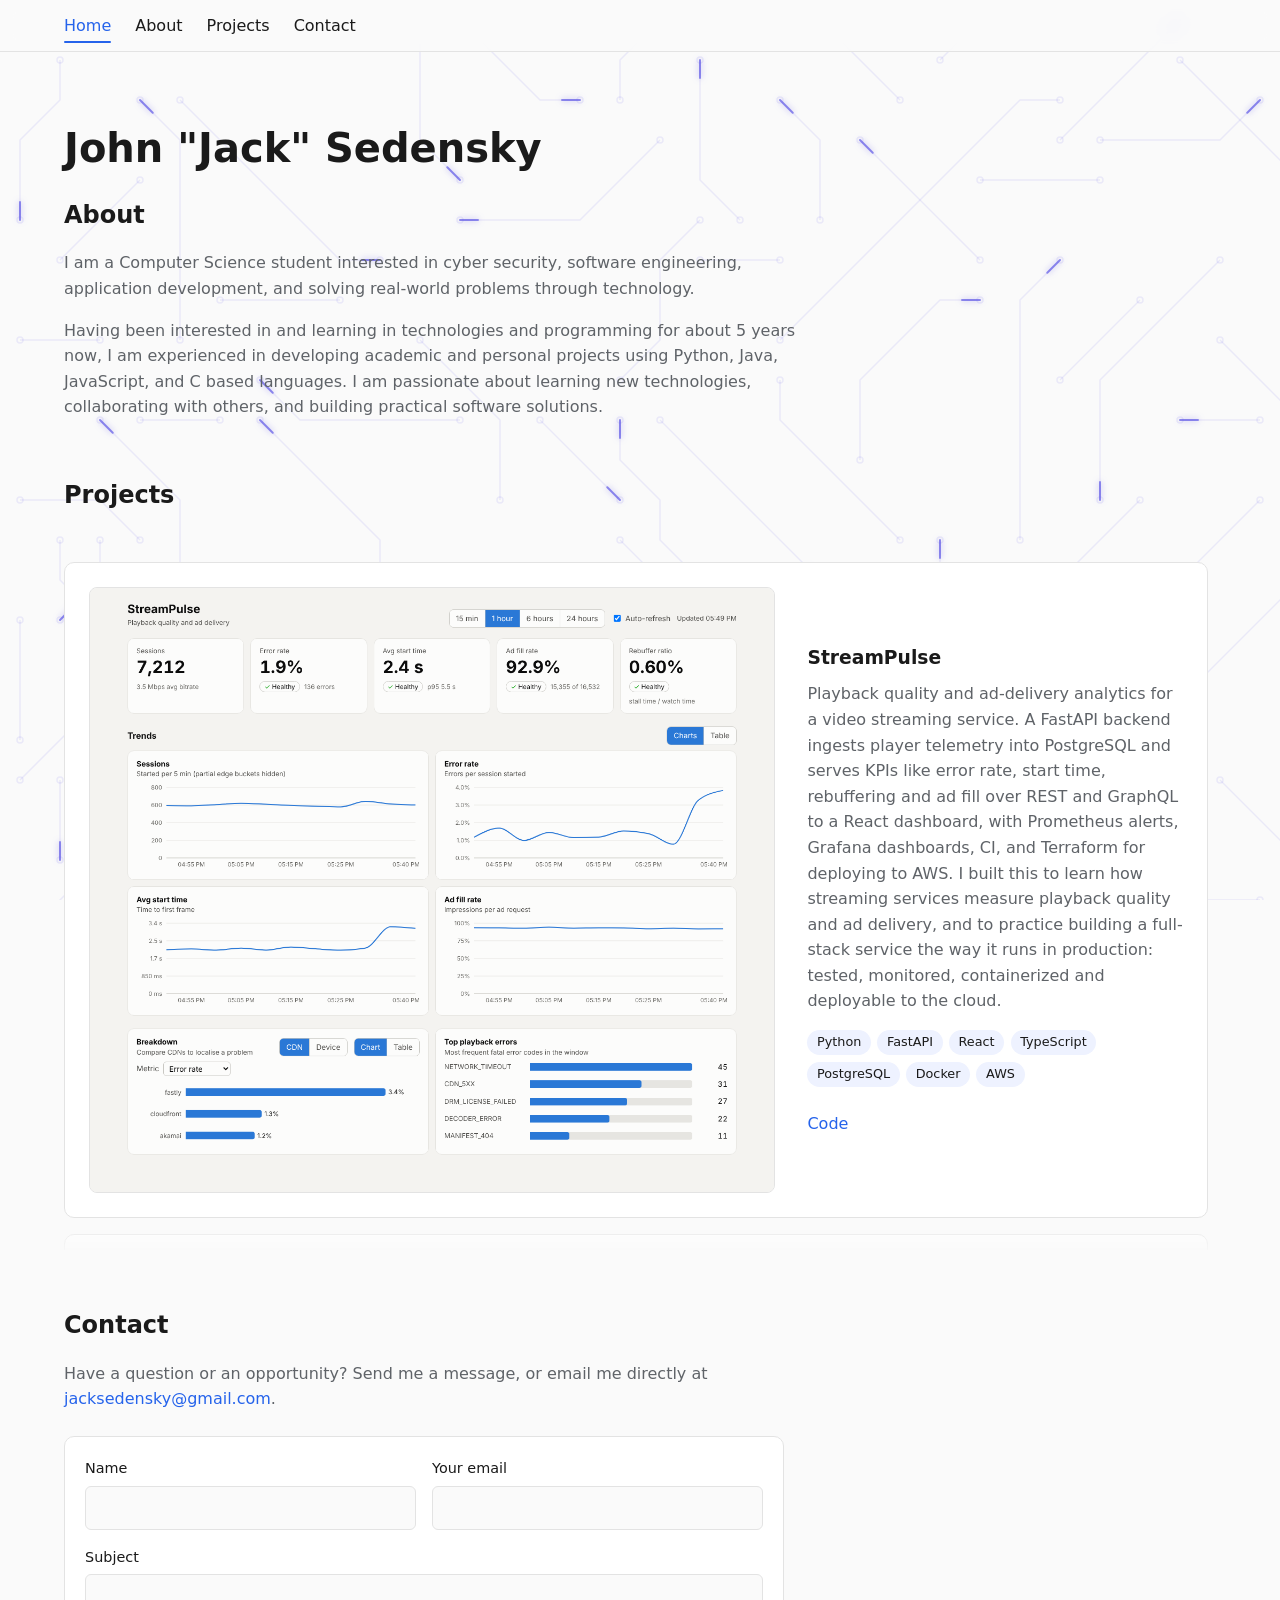
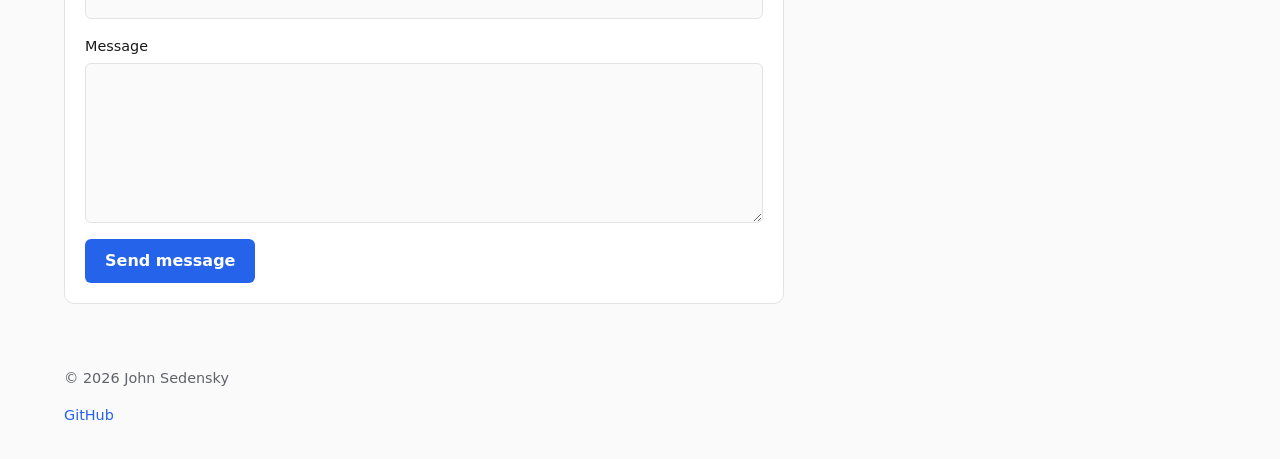
<file: index.html>
<!DOCTYPE html>
<html lang="en">
<head>
  <meta charset="UTF-8">
  <meta name="viewport" content="width=device-width, initial-scale=1.0">
  <title>John Sedensky — Projects</title>
  <meta name="description" content="Programming projects by John Sedensky, computer science student.">
  <link rel="stylesheet" href="style.css">
  <script src="circuit.js" defer></script>
  <script src="nav.js" defer></script>
  <script src="contact.js" defer></script>
</head>
<body>
  <nav class="topnav" aria-label="Main">
    <a href="#home" aria-current="true">Home</a>
    <a href="#about">About</a>
    <a href="#projects">Projects</a>
    <a href="#contact">Contact</a>
  </nav>

  <header class="intro" id="home">
    <h1>John "Jack" Sedensky</h1>
  </header>

  <main class="layout">
    <aside class="about" id="about">
      <h2>About</h2>
      <div class="about-body">
        <div class="about-text">
          <p>I am a Computer Science student interested in cyber security, software engineering, application development, and solving real-world problems through technology.</p>
          <p>Having been interested in and learning in technologies and programming for about 5 years now, I am experienced in developing academic and personal projects using Python, Java, JavaScript, and C based languages. I am passionate about learning new technologies, collaborating with others, and building practical software solutions.</p>
        </div>
      </div>
    </aside>

    <section class="projects-section" id="projects">
      <h2>Projects</h2>

      <!--
        To add a project, copy one <article class="project"> block and edit it.
        Remove any link you don't have (e.g. no live demo).

        Optional showcase: put a <figure class="showcase"> first in the card and
        wrap the text in <div class="project-info">. Use one of these inside it:

          Screenshot or GIF:
            <img src="images/my-project.png" alt="Describe what's shown">

          Video (put the file in the repo, e.g. videos/demo.mp4):
            <video src="videos/demo.mp4" autoplay muted loop playsinline></video>

          YouTube video (use the /embed/ link from Share > Embed):
            <iframe src="https://www.youtube.com/embed/VIDEO_ID" title="Demo video"
                    loading="lazy" allowfullscreen></iframe>

          Live web demo (any page that allows embedding):
            <iframe src="https://example.com/demo" title="Live demo" loading="lazy"></iframe>
      -->
      <div class="projects">
        <article class="project">
          <figure class="showcase screenshot-showcase">
            <!-- Shows the screenshot that matches the visitor's light/dark theme; click for full size -->
            <a class="theme-light" href="media/streampulse-light.png">
              <img src="media/streampulse-light.png" alt="StreamPulse dashboard showing session, error rate, start time and ad fill KPIs with trend charts" width="1280" height="1130" loading="lazy">
            </a>
            <a class="theme-dark" href="media/streampulse-dark.png">
              <img src="media/streampulse-dark.png" alt="StreamPulse dashboard showing session, error rate, start time and ad fill KPIs with trend charts" width="1280" height="1130" loading="lazy">
            </a>
          </figure>
          <div class="project-info">
            <h3>StreamPulse</h3>
            <p>Playback quality and ad-delivery analytics for a video streaming service. A FastAPI backend ingests player telemetry into PostgreSQL and serves KPIs like error rate, start time, rebuffering and ad fill over REST and GraphQL to a React dashboard, with Prometheus alerts, Grafana dashboards, CI, and Terraform for deploying to AWS. I built this to learn how streaming services measure playback quality and ad delivery, and to practice building a full-stack service the way it runs in production: tested, monitored, containerized and deployable to the cloud.</p>
            <ul class="tags">
              <li>Python</li>
              <li>FastAPI</li>
              <li>React</li>
              <li>TypeScript</li>
              <li>PostgreSQL</li>
              <li>Docker</li>
              <li>AWS</li>
            </ul>
            <div class="project-links">
              <a href="https://github.com/ssednski/StreamPulse">Code</a>
            </div>
          </div>
        </article>

        <article class="project">
          <h3>Border Gateway Protocol Simulator</h3>
          <p>A C++ simulator of BGP routing across real Internet AS-relationship data, with Route Origin Validation to model defenses against prefix hijacks. I built this to demonstrate my understanding of C++ fundamentals and create an infrastructure similar to the networks behind the internet.</p>
          <ul class="tags">
            <li>C++</li>
          </ul>
          <div class="project-links">
            <a href="https://github.com/ssednski/BGP_SIM">Code</a>
          </div>
        </article>

        <article class="project">
          <figure class="showcase">
            <video src="media/Recording 2026-11-03 141913.mp4" title="VST plugin demo" controls autoplay loop muted preload="metadata" playsinline></video>
          </figure>
          <div class="project-info">
            <h3>Virtual Studio Technology (VST) Plugin</h3>
            <p>Multi-layered effect C++ plugin for Digital Audio Workstations (DAWs) using the JUCE framework. Includes 5 toggleable effects that users can reorder by dragging the modules. I built this to create an application with an interactive UI design and incorporate my interests in music production with computer science.</p>
            <ul class="tags">
              <li>C++</li>
              <li>JUCE</li>
            </ul>
            <div class="project-links">
              <a href="https://github.com/ssednski/VST_1">Code</a>
            </div>
          </div>
        </article>

        <article class="project">
          <figure class="showcase game-showcase">
            <iframe src="games/2048/index.html" title="Playable 2048 game" loading="lazy"></iframe>
          </figure>
          <div class="project-info">
            <h3>2048 Game</h3>
            <p>I originally made this in C++, but ported to JavaScript to be played here! A small, fun project I made to again practice C++ basics and creating GUI with the help of an agent.</p>
            <ul class="tags">
              <li>JavaScript</li>
              <li>C++</li>
            </ul>
            <div class="project-links">
              <a href="https://github.com/ssednski/2048-Game">Code</a>
              <a href="games/2048/index.html">Play full screen</a>
            </div>
          </div>
        </article>
      </div>
    </section>

    <section class="contact" id="contact">
      <h2>Contact</h2>
      <p class="contact-intro">Have a question or an opportunity? Send me a message, or email me directly at <a href="mailto:jacksedensky@gmail.com">jacksedensky@gmail.com</a>.</p>
      <!-- Sent by FormSubmit (formsubmit.co). The very first message triggers a
           one-time activation email to the address below; click it to start delivery. -->
      <form class="contact-form" action="https://formsubmit.co/jacksedensky@gmail.com" method="POST">
        <label>
          Name
          <input type="text" name="name" autocomplete="name" required>
        </label>
        <label>
          Your email
          <input type="email" name="email" autocomplete="email" required>
        </label>
        <label class="full">
          Subject
          <input type="text" name="_subject" required>
        </label>
        <label class="full">
          Message
          <textarea name="message" rows="6" required></textarea>
        </label>
        <!-- Spam trap: hidden from people, bots tend to fill it in -->
        <input type="text" name="_honey" class="honeypot" tabindex="-1" autocomplete="off" aria-hidden="true">
        <input type="hidden" name="_template" value="table">
        <input type="hidden" name="_captcha" value="false">
        <div class="contact-actions">
          <button type="submit">Send message</button>
          <span class="contact-status" role="status" aria-live="polite"></span>
        </div>
      </form>
    </section>
  </main>

  <footer>
    <p>&copy; 2026 John Sedensky</p>
    <nav class="links">
      <a href="https://github.com/ssednski">GitHub</a>
    </nav>
  </footer>
</body>
</html>
</file>
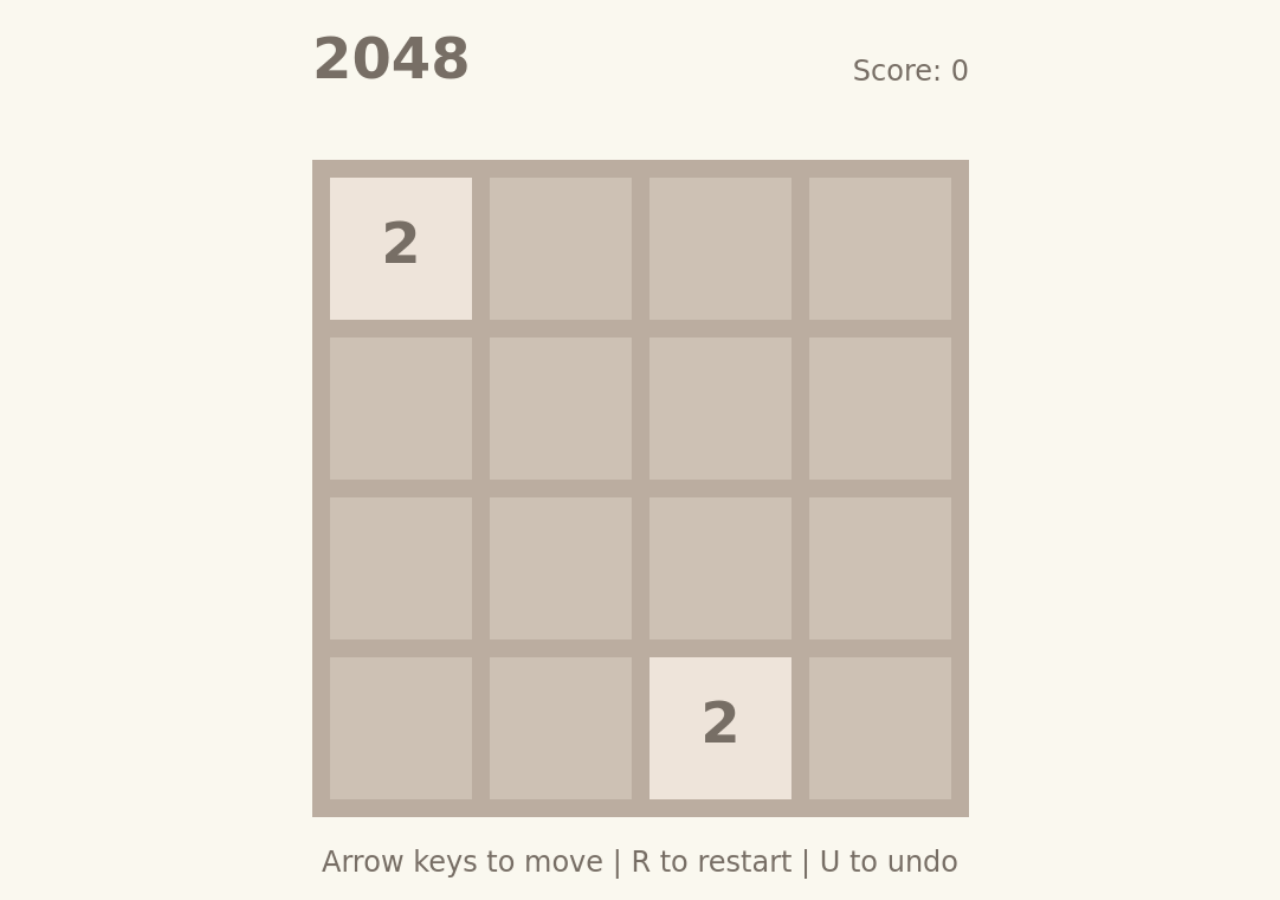
<file: games/2048/index.html>
<!DOCTYPE html>
<html lang="en">
<head>
  <meta charset="UTF-8">
  <meta name="viewport" content="width=device-width, initial-scale=1.0">
  <title>2048 — John Sedensky</title>
  <style>
    html, body {
      margin: 0;
      height: 100%;
      background: #faf8ef;
      overflow: hidden;
    }

    canvas {
      display: block;
      width: 100%;
      height: 100%;
      object-fit: contain;
      outline: none;
      touch-action: none;
    }
  </style>
</head>
<body>
  <canvas id="game" width="600" height="760" tabindex="0" aria-label="2048 game. Use arrow keys or swipe to move tiles."></canvas>

  <script>
    // JavaScript port of game_2048_sdl.cpp (github.com/ssednski/2048-Game)

    // Constants
    const WINDOW_WIDTH = 600;
    const WINDOW_HEIGHT = 760;
    const GRID_SIZE = 4;
    const TILE_SIZE = 120;
    const TILE_MARGIN = 15;
    const GRID_OFFSET_X = 38; // centers the grid in the 600px width
    const GRID_OFFSET_Y = 150;

    const LARGE_FONT = 'bold 48px "DejaVu Sans", Verdana, sans-serif';
    const SMALL_FONT = '24px "DejaVu Sans", Verdana, sans-serif';

    // Colors for different tile values
    function getTileColor(value) {
      switch (value) {
        case 0:    return 'rgb(205, 193, 180)'; // Empty
        case 2:    return 'rgb(238, 228, 218)';
        case 4:    return 'rgb(237, 224, 200)';
        case 8:    return 'rgb(242, 177, 121)';
        case 16:   return 'rgb(245, 149, 99)';
        case 32:   return 'rgb(246, 124, 95)';
        case 64:   return 'rgb(246, 94, 59)';
        case 128:  return 'rgb(237, 207, 114)';
        case 256:  return 'rgb(237, 204, 97)';
        case 512:  return 'rgb(237, 200, 80)';
        case 1024: return 'rgb(237, 197, 63)';
        case 2048: return 'rgb(237, 194, 46)';
        default:   return 'rgb(60, 58, 50)';    // Higher values
      }
    }

    function getTextColor(value) {
      if (value <= 4) return 'rgb(119, 110, 101)'; // Dark text for light tiles
      return 'rgb(249, 246, 242)';                 // Light text for dark tiles
    }

    const emptyBoard = () => Array.from({ length: GRID_SIZE }, () => Array(GRID_SIZE).fill(0));
    const copyBoard = (b) => b.map(row => row.slice());
    const sameRow = (a, b) => a.every((x, i) => x === b[i]);

    class Game2048 {
      constructor() {
        this.reset();
      }

      spawnTile() {
        const empty = [];
        for (let r = 0; r < GRID_SIZE; r++)
          for (let c = 0; c < GRID_SIZE; c++)
            if (this.board[r][c] === 0) empty.push([r, c]);

        if (empty.length === 0) return;

        const [r, c] = empty[Math.floor(Math.random() * empty.length)];
        this.board[r][c] = Math.random() < 0.1 ? 4 : 2;
      }

      compressRow(row) {
        const compressed = row.filter(x => x !== 0);
        while (compressed.length < row.length) compressed.push(0);
        return compressed;
      }

      mergeRow(row) {
        row = row.slice();
        for (let i = 0; i < row.length - 1; i++) {
          if (row[i] !== 0 && row[i] === row[i + 1]) {
            row[i] *= 2;
            this.score += row[i];
            row[i + 1] = 0;
            i++;
          }
        }
        return this.compressRow(row);
      }

      saveUndo() {
        this.prevBoard = copyBoard(this.board);
        this.prevScore = this.score;
      }

      moveLeft() {
        this.saveUndo();
        let moved = false;
        this.board = this.board.map(row => {
          const temp = this.mergeRow(this.compressRow(row));
          if (!sameRow(temp, row)) moved = true;
          return temp;
        });
        return moved;
      }

      moveRight() {
        this.saveUndo();
        let moved = false;
        this.board = this.board.map(row => {
          const temp = this.mergeRow(this.compressRow(row.slice().reverse())).reverse();
          if (!sameRow(temp, row)) moved = true;
          return temp;
        });
        return moved;
      }

      moveUp() {
        this.saveUndo();
        let moved = false;
        for (let c = 0; c < GRID_SIZE; c++) {
          const col = this.board.map(row => row[c]);
          const temp = this.mergeRow(this.compressRow(col));
          if (!sameRow(temp, col)) moved = true;
          for (let r = 0; r < GRID_SIZE; r++) this.board[r][c] = temp[r];
        }
        return moved;
      }

      moveDown() {
        this.saveUndo();
        let moved = false;
        for (let c = 0; c < GRID_SIZE; c++) {
          const col = this.board.map(row => row[c]);
          const temp = this.mergeRow(this.compressRow(col.slice().reverse())).reverse();
          if (!sameRow(temp, col)) moved = true;
          for (let r = 0; r < GRID_SIZE; r++) this.board[r][c] = temp[r];
        }
        return moved;
      }

      canMove() {
        // Check for empty cells
        for (let r = 0; r < GRID_SIZE; r++)
          for (let c = 0; c < GRID_SIZE; c++)
            if (this.board[r][c] === 0) return true;

        // Check for possible merges
        for (let r = 0; r < GRID_SIZE; r++)
          for (let c = 0; c < GRID_SIZE; c++) {
            if (c < GRID_SIZE - 1 && this.board[r][c] === this.board[r][c + 1]) return true;
            if (r < GRID_SIZE - 1 && this.board[r][c] === this.board[r + 1][c]) return true;
          }

        return false;
      }

      checkGameOver() { this.gameOver = !this.canMove(); }

      undo() {
        if (this.prevBoard) {
          this.board = this.prevBoard;
          this.score = this.prevScore;
          this.prevBoard = null;
          this.gameOver = false;
        }
      }

      reset() {
        this.board = emptyBoard();
        this.prevBoard = null;
        this.score = 0;
        this.gameOver = false;
        this.spawnTile();
        this.spawnTile();
      }
    }

    // Rendering
    const canvas = document.getElementById('game');
    const ctx = canvas.getContext('2d');

    function drawText(text, x, y, color, font, centered = false) {
      ctx.font = font;
      ctx.fillStyle = color;
      ctx.textAlign = centered ? 'center' : 'left';
      ctx.textBaseline = centered ? 'middle' : 'top';
      ctx.fillText(text, x, y);
    }

    function drawTile(value, x, y) {
      ctx.fillStyle = getTileColor(value);
      ctx.fillRect(x, y, TILE_SIZE, TILE_SIZE);

      if (value > 0) {
        // Shrink long numbers so 4+ digit tiles still fit
        const text = String(value);
        const size = text.length <= 2 ? 48 : text.length === 3 ? 42 : text.length === 4 ? 34 : 28;
        const font = `bold ${size}px "DejaVu Sans", Verdana, sans-serif`;
        drawText(text, x + TILE_SIZE / 2, y + TILE_SIZE / 2, getTextColor(value), font, true);
      }
    }

    function render(game) {
      // Clear screen with background color
      ctx.fillStyle = 'rgb(250, 248, 239)';
      ctx.fillRect(0, 0, WINDOW_WIDTH, WINDOW_HEIGHT);

      const titleColor = 'rgb(119, 110, 101)';
      drawText('2048', GRID_OFFSET_X - TILE_MARGIN, 30, titleColor, LARGE_FONT);
      ctx.font = SMALL_FONT;
      const scoreText = 'Score: ' + game.score;
      const gridRight = GRID_OFFSET_X - TILE_MARGIN + GRID_SIZE * TILE_SIZE + (GRID_SIZE + 1) * TILE_MARGIN;
      drawText(scoreText, gridRight - ctx.measureText(scoreText).width, 50, titleColor, SMALL_FONT);

      // Draw grid background
      const gridX = GRID_OFFSET_X - TILE_MARGIN;
      const gridY = GRID_OFFSET_Y - TILE_MARGIN;
      const gridW = GRID_SIZE * TILE_SIZE + (GRID_SIZE + 1) * TILE_MARGIN;
      ctx.fillStyle = 'rgb(187, 173, 160)';
      ctx.fillRect(gridX, gridY, gridW, gridW);

      // Draw tiles
      for (let r = 0; r < GRID_SIZE; r++) {
        for (let c = 0; c < GRID_SIZE; c++) {
          const x = GRID_OFFSET_X + c * (TILE_SIZE + TILE_MARGIN);
          const y = GRID_OFFSET_Y + r * (TILE_SIZE + TILE_MARGIN);
          drawTile(game.board[r][c], x, y);
        }
      }

      // Draw game over overlay
      if (game.gameOver) {
        ctx.fillStyle = 'rgba(238, 228, 218, 0.78)';
        ctx.fillRect(gridX, gridY, gridW, gridW);
        drawText('Game Over!', WINDOW_WIDTH / 2, gridY + gridW / 2 - 30, titleColor, LARGE_FONT, true);
        drawText('Press R to restart', WINDOW_WIDTH / 2, gridY + gridW / 2 + 30, titleColor, SMALL_FONT, true);
      }

      // Draw controls hint
      drawText('Arrow keys to move | R to restart | U to undo',
               WINDOW_WIDTH / 2, WINDOW_HEIGHT - 30, titleColor, SMALL_FONT, true);
    }

    // Input
    const game = new Game2048();

    function handleMove(direction) {
      if (game.gameOver) return;
      const moved = {
        left: () => game.moveLeft(),
        right: () => game.moveRight(),
        up: () => game.moveUp(),
        down: () => game.moveDown(),
      }[direction]();

      if (moved) {
        game.spawnTile();
        game.checkGameOver();
      }
      render(game);
    }

    const KEY_DIRECTIONS = {
      ArrowLeft: 'left', a: 'left',
      ArrowRight: 'right', d: 'right',
      ArrowUp: 'up', w: 'up',
      ArrowDown: 'down', s: 'down',
    };

    window.addEventListener('keydown', (e) => {
      const key = e.key.length === 1 ? e.key.toLowerCase() : e.key;
      if (KEY_DIRECTIONS[key]) {
        e.preventDefault();
        handleMove(KEY_DIRECTIONS[key]);
      } else if (key === 'u') {
        game.undo();
        render(game);
      } else if (key === 'r') {
        game.reset();
        render(game);
      }
    });

    // Swipe support for touch screens
    let touchStart = null;
    canvas.addEventListener('touchstart', (e) => {
      touchStart = { x: e.touches[0].clientX, y: e.touches[0].clientY };
    }, { passive: true });

    canvas.addEventListener('touchend', (e) => {
      if (!touchStart) return;
      const dx = e.changedTouches[0].clientX - touchStart.x;
      const dy = e.changedTouches[0].clientY - touchStart.y;
      touchStart = null;
      if (Math.max(Math.abs(dx), Math.abs(dy)) < 30) return;
      if (Math.abs(dx) > Math.abs(dy)) handleMove(dx > 0 ? 'right' : 'left');
      else handleMove(dy > 0 ? 'down' : 'up');
    });

    // Clicking the game gives it keyboard focus when embedded
    canvas.addEventListener('pointerdown', () => canvas.focus());

    render(game);
  </script>
</body>
</html>
</file>
<file: style.css>
:root {
  --bg: #fafafa;
  --surface: #ffffff;
  --text: #1a1a1a;
  --muted: #5f6368;
  --border: #e3e3e3;
  --accent: #2563eb;
  --tag-bg: #eef2ff;
  --circuit: 79, 70, 229;
  --nav-bg: rgba(250, 250, 250, 0.8);
  --nav-height: 3.25rem;
}

@media (prefers-color-scheme: dark) {
  :root {
    --bg: #111214;
    --surface: #1a1b1e;
    --text: #e8e8e8;
    --muted: #a0a4ab;
    --border: #2c2e33;
    --accent: #6ea8fe;
    --tag-bg: #232a3b;
    --circuit: 110, 168, 254;
    --nav-bg: rgba(17, 18, 20, 0.8);
  }
}

* {
  box-sizing: border-box;
}

html {
  min-height: 100%;
  background: var(--bg);
  overflow-x: clip; /* the nav's full-width background can't cause sideways scroll */
  scroll-padding-top: calc(var(--nav-height) + 1rem); /* section jumps land below the nav */
}

@media (prefers-reduced-motion: no-preference) {
  html {
    scroll-behavior: smooth;
  }
}

/* Top navigation: sticks to the top, translucent so the circuit shows through */
.topnav {
  position: sticky;
  top: 0;
  z-index: 10;
  display: flex;
  flex-wrap: wrap;
  gap: 0.25rem 1.5rem;
  align-items: center;
  min-height: var(--nav-height);
}

/* Full-width background behind the bar, even though the body is capped at 1200px */
.topnav::before {
  content: "";
  position: absolute;
  inset: 0 calc(50% - 50vw);
  z-index: -1;
  background: var(--nav-bg);
  border-bottom: 1px solid var(--border);
  -webkit-backdrop-filter: blur(10px);
  backdrop-filter: blur(10px);
}

.topnav a {
  position: relative;
  padding: 0.25rem 0;
  color: var(--text);
  font-weight: 500;
  text-decoration: none;
}

/* Accent underline that grows in on hover and stays on the current section */
.topnav a::after {
  content: "";
  position: absolute;
  left: 0;
  right: 0;
  bottom: 0;
  height: 2px;
  border-radius: 1px;
  background: var(--accent);
  transform: scaleX(0);
  transition: transform 0.2s ease;
}

.topnav a:hover,
.topnav a[aria-current] {
  color: var(--accent);
  text-decoration: none;
}

.topnav a:hover::after,
.topnav a[aria-current]::after {
  transform: scaleX(1);
}

.topnav a:focus-visible {
  outline: 2px solid var(--accent);
  outline-offset: 4px;
  border-radius: 2px;
}

body {
  margin: 0 auto;
  max-width: 1200px;
  padding: 0 1.5rem;
  font-family: system-ui, -apple-system, "Segoe UI", Roboto, sans-serif;
  line-height: 1.6;
  color: var(--text);
}

/* Circuit-board texture (drawn by circuit.js) */
.circuit {
  position: fixed;
  inset: 0;
  width: 100%;
  height: 100%;
  z-index: -1;
  pointer-events: none;
}

.circuit-traces {
  fill: none;
  stroke: rgba(var(--circuit), 0.09);
  stroke-width: 1.5;
  stroke-linejoin: round;
}

.circuit-pulses {
  fill: none;
  stroke: rgba(var(--circuit), 0.6);
  stroke-width: 2;
  stroke-linecap: round;
  stroke-linejoin: round;
  filter: drop-shadow(0 0 3px rgba(var(--circuit), 0.7));
}

a {
  color: var(--accent);
  text-decoration: none;
}

a:hover {
  text-decoration: underline;
}

.intro {
  padding: 4rem 0 1rem;
  margin-bottom: 0px;
}

.intro h1 {
  margin: 0;
  font-size: 2.5rem;
}

.tagline {
  margin: 0.5rem 0 1rem;
  color: var(--muted);
  font-size: 1.15rem;
}

.links {
  display: flex;
  gap: 1rem;
}

/* Sections stacked top to bottom, in the same order as the nav */
.layout {
  display: flex;
  flex-direction: column;
  gap: 3.5rem;
}

.about h2 {
  margin-top: 0;
}

.about-body {
  display: flex;
  gap: 1.5rem;
  align-items: flex-start;
}

.profile-photo {
  flex: 0 0 160px;
  width: 160px;
  aspect-ratio: 1;
  object-fit: cover;
  object-position: 50% 80%;
  border: 1px solid var(--border);
  border-radius: 50%;
}

.about-text {
  max-width: 75ch; /* keep lines readable now that About is full width */
}

.about-text p {
  margin: 0 0 1rem;
  color: var(--muted);
}

.about-text p:last-child {
  margin-bottom: 0;
}

.projects-section {
  min-width: 0;
}

.projects-section h2 {
  margin-top: 0;
}

@media (max-width: 480px) {
  .about-body {
    flex-direction: column;
    align-items: center;
  }
}

h2 {
  font-size: 1.5rem;
  margin-bottom: 1rem;
}

.projects {
  /* How much of the previous/next project peeks in above and below */
  --peek: 2rem;
  --scroller-height: min(80vh, 720px); /* cap so it doesn't stretch when zoomed out */
  --card-pad: 1.5rem;
  /* Tallest a showcase can be: the full inside height of a card */
  --media-h: calc(var(--scroller-height) - 2 * var(--peek) - 2 * var(--card-pad) - 2px);
  container-type: inline-size;
  display: flex;
  flex-direction: column;
  gap: 1rem;
  height: var(--scroller-height);
  overflow-y: auto;
  padding: var(--peek) 0.5rem var(--peek) 0;
  scroll-padding-block: var(--peek);
  scroll-snap-type: y mandatory;
  scroll-behavior: smooth;
  scrollbar-width: none;
  /* Fade the peeking projects out toward the top and bottom edges */
  mask-image: linear-gradient(
    to bottom,
    rgba(0, 0, 0, 0.1) 0,
    #000 var(--peek),
    #000 calc(100% - var(--peek)),
    rgba(0, 0, 0, 0.1) 100%
  );
}

.projects::-webkit-scrollbar {
  display: none;
}

.project {
  flex: 0 0 auto;
  min-height: 100%;
  scroll-snap-align: center;
  scroll-snap-stop: always;
  display: flex;
  flex-direction: column;
  justify-content: center;
  padding: var(--card-pad);
  background: var(--surface);
  border: 1px solid var(--border);
  border-radius: 10px;
}

/* Cards with a showcase: media on the left at full card height, description on the right */
.project:has(.showcase) {
  display: grid;
  grid-template-columns: auto minmax(0, 1fr);
  align-items: center;
  gap: 2rem;
}

.project-info {
  display: flex;
  flex-direction: column;
}

/* Text-only cards: only as tall as their text, so there's no empty box around it */
.project:not(:has(.showcase)) {
  min-height: 0;
  padding: calc(var(--card-pad) * 1.5) calc(var(--card-pad) * 2);
}

.project:not(:has(.showcase)) h3 {
  font-size: 1.6rem;
}

.project:not(:has(.showcase)) p {
  max-width: 70ch;
  font-size: 1.1rem;
}

/* Each showcase sets --ratio to its media's shape; the box is sized to match it
   exactly, so there are no empty bars around the media. */
.showcase {
  --ratio: 16 / 9;
  margin: 0;
  width: min(calc(var(--media-h) * var(--ratio)), 62cqw);
  aspect-ratio: var(--ratio);
  overflow: hidden;
  border: 1px solid var(--border);
  border-radius: 8px;
  background: var(--bg);
}

.showcase img,
.showcase video,
.showcase iframe {
  display: block;
  width: 100%;
  height: 100%;
  border: 0;
  object-fit: contain;
}

/* VST demo recording is 1844x1576 */
.showcase:has(video) {
  --ratio: 1844 / 1576;
}

/* Dashboard screenshots are 1280x1130 */
.screenshot-showcase {
  --ratio: 1280 / 1130;
}

.screenshot-showcase a {
  display: block;
  height: 100%;
}

/* Show only the screenshot that matches the visitor's theme */
.theme-dark {
  display: none !important;
}

@media (prefers-color-scheme: dark) {
  .theme-light {
    display: none !important;
  }

  .theme-dark {
    display: block !important;
  }
}

/* The 2048 game's canvas is 600x760 */
.game-showcase {
  --ratio: 600 / 760;
}

/* Narrow screens: media on top, description below */
@container (max-width: 760px) {
  .project:has(.showcase) {
    display: flex;
    gap: 1rem;
  }

  .showcase {
    --media-h: calc((var(--scroller-height) - 2 * var(--peek) - 2 * var(--card-pad)) * 0.55);
    width: min(calc(var(--media-h) * var(--ratio)), 100%);
    align-self: center;
  }

  .project:not(:has(.showcase)) {
    padding-inline: var(--card-pad);
  }
}

.project h3 {
  margin: 0 0 0.5rem;
}

.project p {
  margin: 0 0 1rem;
  color: var(--muted);
}

.tags {
  display: flex;
  flex-wrap: wrap;
  gap: 0.4rem;
  margin: 0 0 1rem;
  padding: 0;
  list-style: none;
}

.tags li {
  padding: 0.15rem 0.6rem;
  background: var(--tag-bg);
  border-radius: 999px;
  font-size: 0.8rem;
}

.project-links {
  display: flex;
  gap: 1rem;
  margin-top: 0.5rem;
  font-weight: 500;
}

/* Contact form */
.contact h2 {
  margin-top: 0;
}

.contact-intro {
  max-width: 75ch;
  margin: 0 0 1.5rem;
  color: var(--muted);
}

.contact-form {
  display: grid;
  grid-template-columns: 1fr 1fr;
  gap: 1rem;
  max-width: 720px;
  padding: 1.25rem;
  background: var(--surface);
  border: 1px solid var(--border);
  border-radius: 10px;
}

.contact-form label {
  display: flex;
  flex-direction: column;
  gap: 0.35rem;
  font-size: 0.9rem;
  font-weight: 500;
}

.contact-form .full,
.contact-actions {
  grid-column: 1 / -1;
}

.contact-form input,
.contact-form textarea {
  width: 100%;
  padding: 0.6rem 0.75rem;
  font: inherit;
  font-weight: 400;
  color: var(--text);
  background: var(--bg);
  border: 1px solid var(--border);
  border-radius: 6px;
}

.contact-form textarea {
  resize: vertical;
  min-height: 8rem;
}

.contact-form input:focus,
.contact-form textarea:focus {
  outline: 2px solid var(--accent);
  outline-offset: -1px;
  border-color: transparent;
}

.contact-actions {
  display: flex;
  flex-wrap: wrap;
  align-items: center;
  gap: 0.75rem 1rem;
}

.contact-form button {
  padding: 0.6rem 1.25rem;
  font: inherit;
  font-weight: 600;
  color: #fff;
  background: var(--accent);
  border: 0;
  border-radius: 6px;
  cursor: pointer;
}

@media (prefers-color-scheme: dark) {
  .contact-form button {
    color: #111214; /* dark text reads better on the light-blue accent */
  }
}

.contact-form button:hover {
  filter: brightness(1.1);
}

.contact-form button:focus-visible {
  outline: 2px solid var(--accent);
  outline-offset: 3px;
}

.contact-form button:disabled {
  opacity: 0.6;
  cursor: wait;
}

.contact-status {
  color: var(--muted);
  font-size: 0.9rem;
}

.contact-status.success {
  color: #16a34a;
}

.contact-status.error {
  color: #dc2626;
}

@media (prefers-color-scheme: dark) {
  .contact-status.success {
    color: #4ade80;
  }

  .contact-status.error {
    color: #f87171;
  }
}

.honeypot {
  position: absolute;
  left: -9999px;
}

@media (max-width: 560px) {
  .contact-form {
    grid-template-columns: 1fr;
  }
}

footer {
  padding: 3rem 0 2rem;
  color: var(--muted);
  font-size: 0.9rem;
}
</file>
